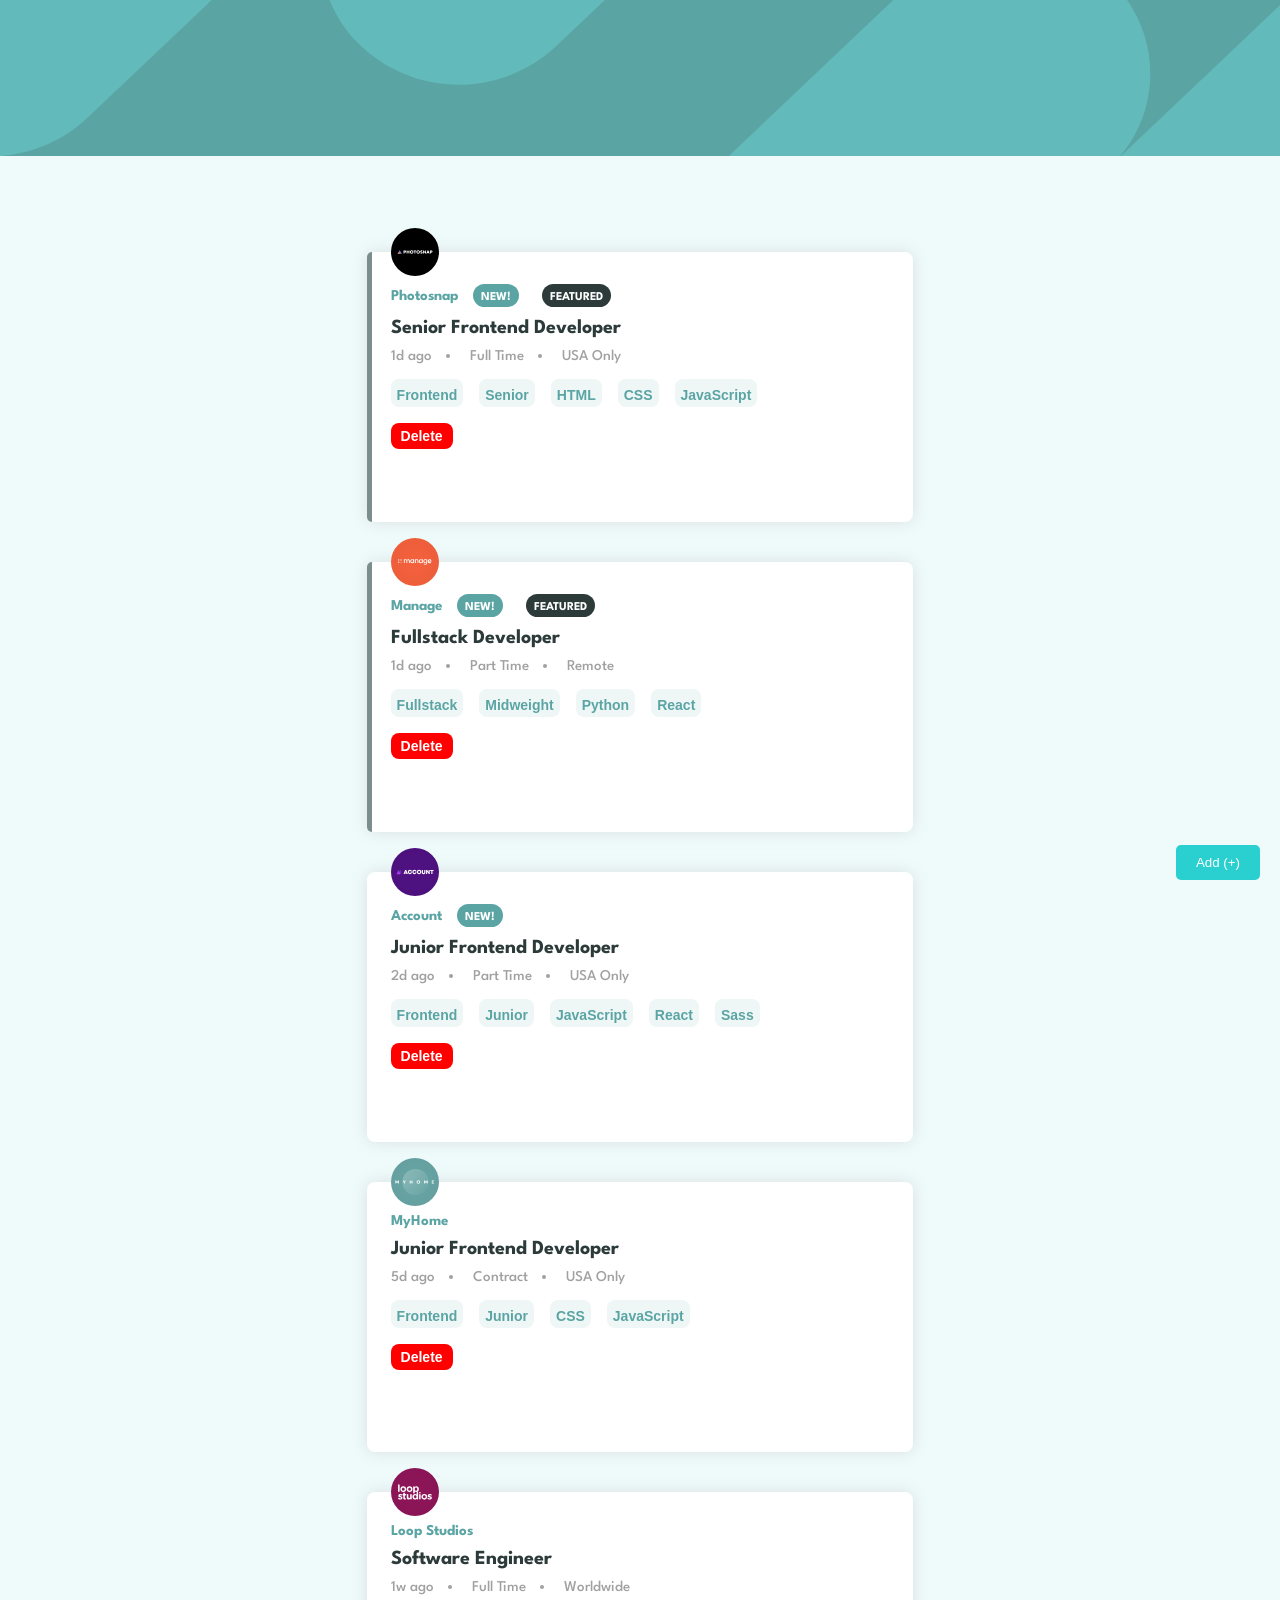
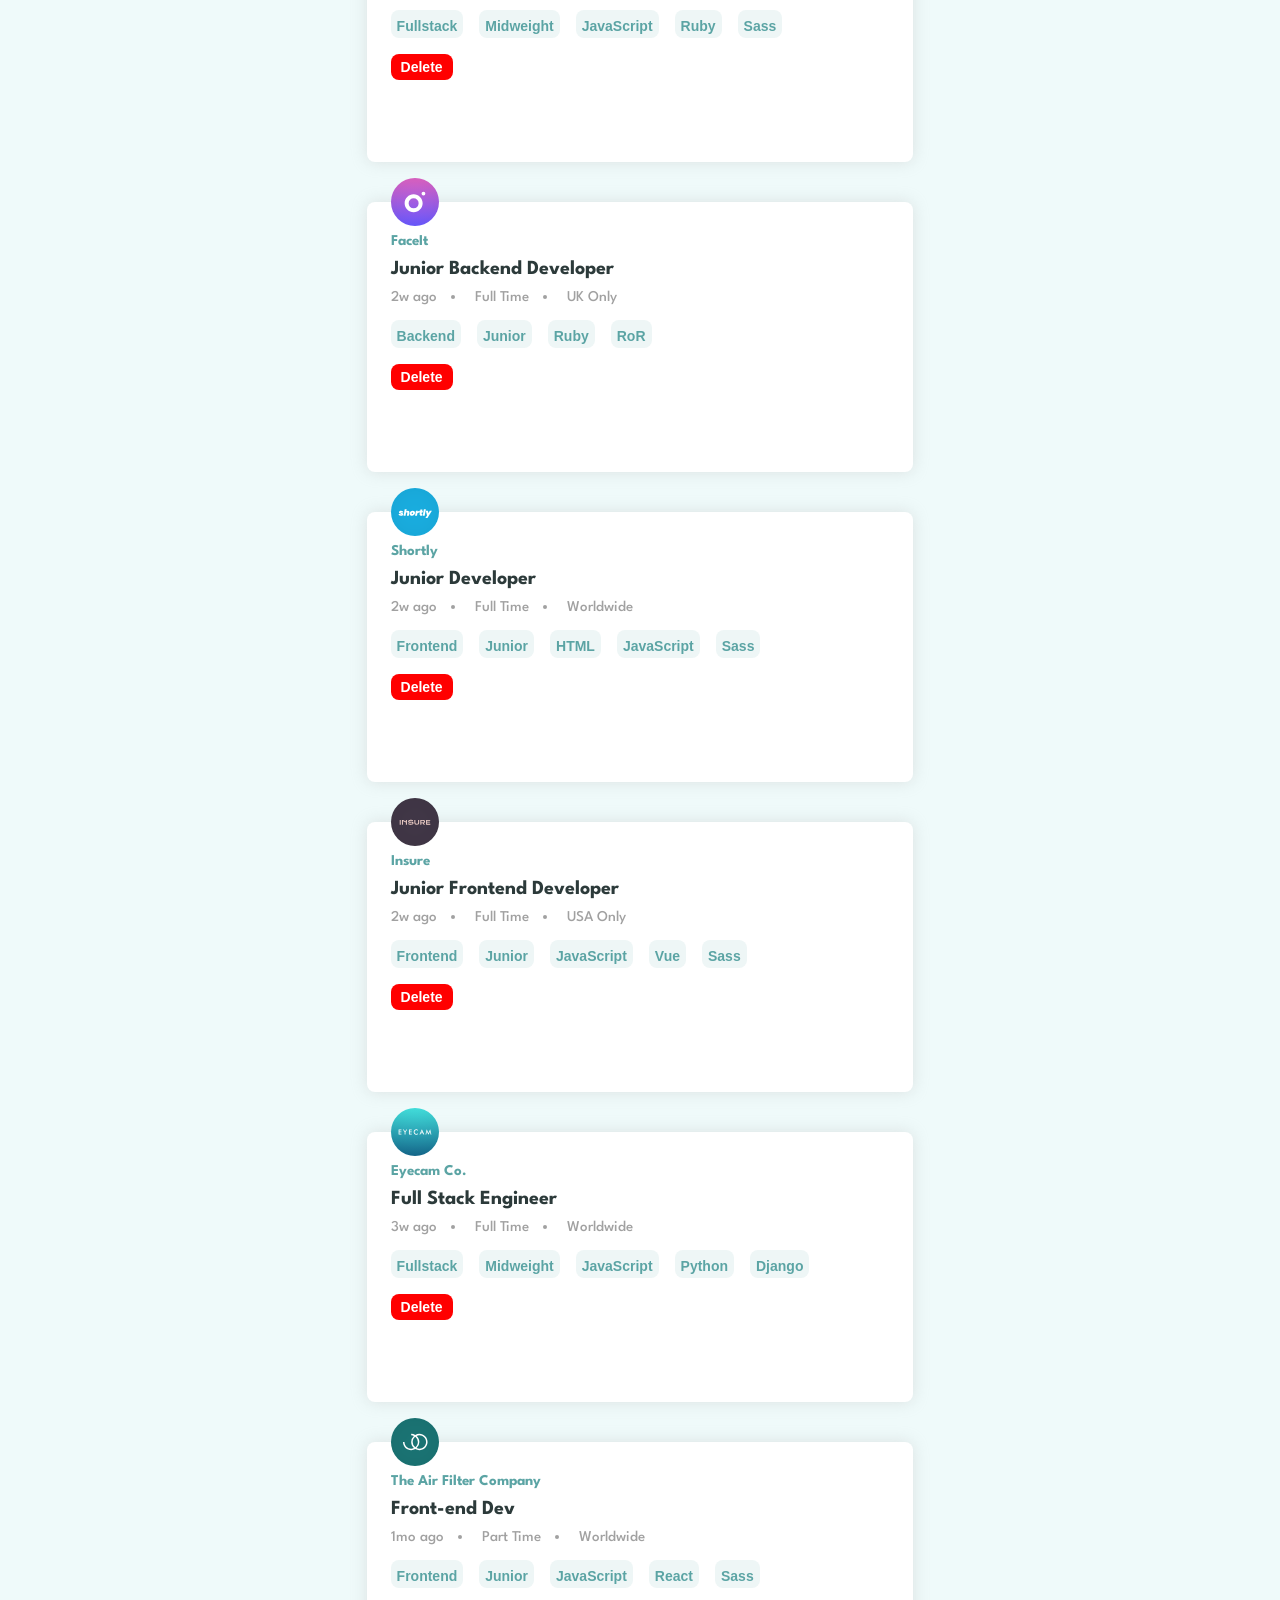
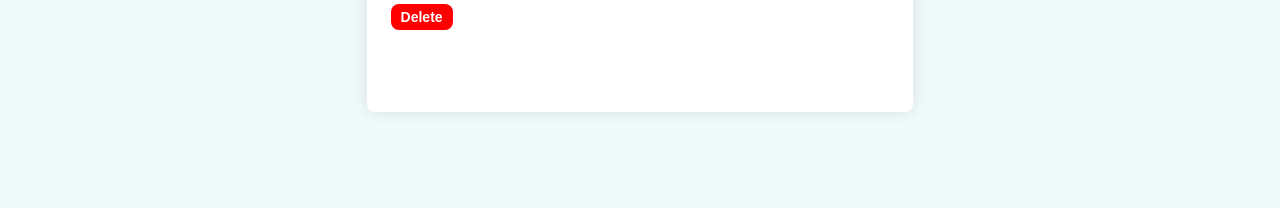
<file: Assignment-1 Starter Code/Assignment-1 Starter Code/index.html>
<!DOCTYPE html>
<html lang="en">

<head>
  <meta charset="UTF-8">
  <meta name="viewport" content="width=device-width, initial-scale=1.0">
  <!-- displays site properly based on user's device -->

  <link rel="icon" type="image/png" sizes="32x32" href="./images/favicon-32x32.png">

  <!-- Link for the font -->
  <link rel="preconnect" href="https://fonts.gstatic.com">
  <link href="https://fonts.googleapis.com/css2?family=Spartan:wght@500;700&display=swap" rel="stylesheet">

  <!-- Link for the css -->
  <link rel="stylesheet" type="text/css" href="style.css">

  <title>Frontend Mentor | Job Listings</title>

  <!-- Feel free to remove these styles or customise in your own stylesheet 👍 -->
  <style>
    .attribution {
      font-size: 11px;
      text-align: center;
    }

    .attribution a {
      color: hsl(228, 45%, 44%);
    }

     /* Positioning for the "Add (+)" button */
     #openPopup {
      position: fixed;
      bottom: 20px;
      right: 20px;
      background-color: hsl(180, 66%, 49%);
      color: white;
      padding: 10px 20px;
      border: none;
      border-radius: 5px;
      cursor: pointer;
    }
  </style>
</head>

<body>
  <header></header>
  <div class="current-stack flex flex--a-center d-none">
    <a href="#" class="clear-btn">Clear</a>
  </div>
  <div class="container flex flex--column flex--j-start flex--a-center">
    
  </div>
 
  <script src="https://code.jquery.com/jquery-3.6.0.min.js"></script>
  <script type="text/javascript" src="data.json"></script>
  <script type="text/javascript" src="script.js"></script>

  <button id="openPopup">Add (+)</button>

  <div id="popupContainer"></div>
  <div id="jobListings"></div>
 
</body>



</html>
</file>
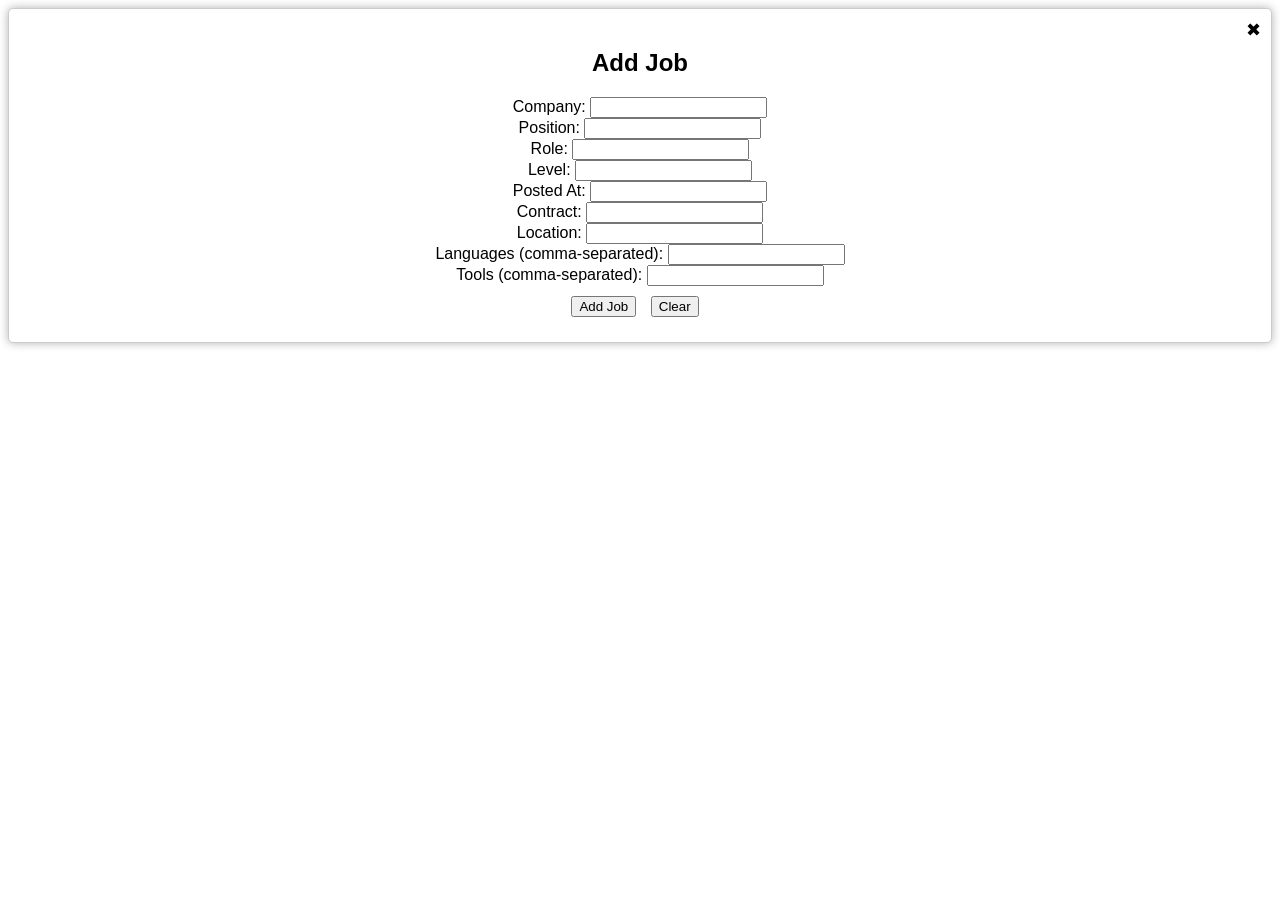
<file: Assignment-1 Starter Code/Assignment-1 Starter Code/popupAdd.html>
<!DOCTYPE html>
<html lang="en">
<head>
    <meta charset="UTF-8">
    <meta name="viewport" content="width=device-width, initial-scale=1.0">
    <title>Add Job</title>
    <!-- Include jQuery library -->
    <script src="https://code.jquery.com/jquery-3.6.0.min.js"></script>
    <style>
        /* CSS styles for the popup */
        body {
            font-family: Arial, sans-serif;
            text-align: center;
        }

        .popup-content {
            background-color: #fff;
            padding: 20px;
            border: 1px solid #ccc;
            border-radius: 5px;
            box-shadow: 0 0 10px rgba(0, 0, 0, 0.3);
            position: relative;
        }

        .close-button {
            position: absolute;
            top: 10px;
            right: 10px;
            cursor: pointer;
            font-size: 18px;
        }

        /* Style for the buttons */
        #button-container {
            text-align: center;
            margin-top: 10px;
        }

        #addJobButton,
        #clearButton {
            margin-right: 10px;
        }

        /* Style for side-by-side checkboxes */
        .checkbox-group {
            display: flex;
            align-items: center;
            gap: 10px;
            margin-bottom: 10px;
        }

        .error-message {
            color: red;
            font-size: 14px;
            margin-top: 5px;
        }
    </style>
</head>
<body>
    <div class="popup-content">
        <!-- Close button for the popup -->
        <span class="close-button" onclick="closePopup()">&#10006;</span>
        <h2>Add Job</h2>
        <form id="jobForm">
            <!-- Input fields for job information -->
            <label for="company">Company:</label>
            <input type="text" id="company" name="company" required><br>

            <label for="position">Position:</label>
            <input type="text" id="position" name="position" required><br>

            <label for="role">Role:</label>
            <input type="text" id="role" name="role" required><br>

            <label for="level">Level:</label>
            <input type="text" id="level" name="level" required><br>

            <label for="postedAt">Posted At:</label>
            <input type="text" id="postedAt" name="postedAt" required><br>

            <label for="contract">Contract:</label>
            <input type="text" id="contract" name="contract" required><br>

            <label for="location">Location:</label>
            <input type="text" id="location" name="location" required><br>

            <label for="languages">Languages (comma-separated):</label>
            <input type="text" id="languages" name="languages" required><br>

            <label for="tools">Tools (comma-separated):</label>
            <input type="text" id="tools" name="tools" required><br>

            <div id="button-container">
                <!-- Buttons for adding a job and clearing the form -->
                <button id="addJobButton" type="button">Add Job</button>
                <button id="clearButton" type="button">Clear</button>
            </div>
            <div id="error-message" class="error-message"></div>
        </form>
    </div>

    <script>
        // Function to close the popup
        function closePopup() {
            // Remove the iframe from the parent window
            window.parent.document.getElementById("popupContainer").innerHTML = "";
        }

        // Function to clear the form fields
        $("#clearButton").click(function () {
            $("#jobForm")[0].reset();
            $("#error-message").text("");
        });

        // Function to handle adding a job
        $("#addJobButton").click(function () {
            // Retrieve values from input fields
            const company = $("#company").val();
            const position = $("#position").val();
            const role = $("#role").val();
            const level = $("#level").val();
            const postedAt = $("#postedAt").val();
            const contract = $("#contract").val();
            const location = $("#location").val();
            const languages = $("#languages").val().split(",");
            const tools = $("#tools").val().split(",");

            // Check if any field is empty
            if (company === "" || position === "" || role === "" || level === "" || postedAt === "" || contract === "" || location === "" || languages === "" || tools === "") {
                $("#error-message").text("All fields are required.");
                return;
            }

            // Create a new job object
            const newJob = {
                "company": company,
                "position": position,
                "role": role,
                "level": level,
                "postedAt": postedAt,
                "contract": contract,
                "location": location,
                "languages": languages,
                "tools": tools,
            };

            // Call a function in the parent window to add the new job
            window.parent.addNewJob(newJob);
            
            // Close the popup
            closePopup();
        });
    </script>
</body>
</html>
</file>
<file: Assignment-1 Starter Code/Assignment-1 Starter Code/style.css>
/* Reset default styles for HTML elements */
html {
  -webkit-box-sizing: border-box;
  box-sizing: border-box;
  font-size: 100%;
}

/* Set base styles for the body element */
body {
  background-color: #7b8e8e;
  font-family: 'Spartan', sans-serif;
  font-weight: 500;
  margin: 0 auto;
  max-width: 1440px;
  padding: 0;
  position: relative;
}

/* Remove text decoration from links */
a {
  text-decoration: none;
}

/* Reset margins for heading and paragraph elements */
h1, h2, h3, h4, p {
  margin: 0;
}

/* Header styles */
header {
  background: #5ba4a4 url("images/bg-header-desktop.svg") no-repeat;
  background-size: cover;
  height: 156px;
}

/* Apply box-sizing to all elements, including pseudo-elements */
*, *::before, *::after {
  -webkit-box-sizing: inherit;
  box-sizing: inherit;
}

/* Add a vertical line on the left side of elements with class 'featured' */
.featured {
  position: relative;
}

.featured::after {
  content: "";
  background-color: #7b8e8e;
  border-radius: 8px 0 0 8px;
  left: 0;
  height: 100%;
  position: absolute;
  top: 0;
  width: 5px;
}

/* Font weight classes */
.f-700 {
  font-weight: 700;
}

/* Font size and color class for links with hover effect */
.f-20 {
  color: #2c3a3a;
  cursor: pointer;
  font-size: 20px;
  transition: color 0.3s ease;
}

.f-20:hover {
  color: #5ba4a4;
}

/* Font size class */
.f-15 {
  font-size: 15px;
}

/* Styling for buttons */
.f-14 {
  background-color: #eef6f6;
  border-radius: 8px;
  border: none;
  color: #5ba4a4;
  cursor: pointer;
  font-size: 14px;
  font-weight: 700;
  padding: 8px 6px 4px;
  transition: color 0.3s ease, background-color 0.3s ease, transform 0.3s ease;
}

.f-14:hover {
  background-color: #5ba4a4;
  color: #FFFFFF;
  transform: scale(1.05);
}

.f-14:focus {
  outline: 3px solid #5ba4a4;
}

/* Text color classes */
.dg-cyan {
  color: #7b8e8e;
}

.dd-cyan {
  color: #5ba4a4;
}

.dd-cyan-bg {
  background-color: #5ba4a4;
}

.vdg-cyan-bg {
  background-color: #2c3a3a;
}

/* Light color class */
.l-dark {
  color: #a1a1a1;
}

/* Styling for navigation links */
.n-links {
  position: relative;
}

.n-links:nth-of-type(1)::before,
.n-links:nth-of-type(2)::before {
  content: "";
  background-color: #a1a1a1;
  border-radius: 4px;
  height: 4px;
  position: absolute;
  right: -18px;
  top: 50%;
  transform: translateY(-50%);
  width: 4px;
}

/* Position class with hover effect */
.position {
  color: #2c3a3a;
  cursor: pointer;
  font-size: 20px;
  font-weight: 700;
  transition: color 0.3s ease;
}

.position:hover {
  color: #7b8e8e;
}

/* Styling for labels 'new' and 'featured-true' */
.new, .featured-true {
  border-radius: 2rem;
  color: #FFFFFF;
  font-size: 12px;
  padding: 8px 8px 4px;
}

.new {
  margin-right: 8px;
}

/* Utility class to hide an element */
.d-none {
  display: none !important;
}

/* Flexbox utility classes */
.flex {
  display: flex;
}

.flex--column {
  flex-direction: column;
}

.flex--j-between {
  justify-content: space-between;
}

.flex--j-even {
  justify-content: space-evenly;
}

.flex--j-start {
  justify-content: flex-start;
}

.flex--j-around {
  justify-content: space-around;
}

.flex--a-center {
  align-items: center;
}

.flex--name-gap {
  gap: 0 24px;
  height: 100%;
}

.flex--new-gap {
  gap: 0 8px;
}

.flex--company-gap {
  gap: 12px 0;
}

.flex--feature-gap {
  gap: 0 15px;
}

.flex--contract-gap {
  gap: 0 38px;
}

.flex--skills-gap {
  gap: 0 1rem;
}

/* Container styles */
.container {
  background-color: #effafa;
  gap: 24px 0;
  min-height: 100vh;
  padding: 76px 164px;
}

/* Block styles */
.block {
  background-color: #FFFFFF;
  border-radius: 8px;
  box-shadow: 0 0 16px rgba(173, 173, 173, 0.3);
  height: 152px;
  overflow: hidden;
  padding: 0 40px;
  width: 100%;
}

/* Styles for current-stack element */
.current-stack {
  background-color: #FFFFFF;
  border-radius: 8px;
  gap: 0 3rem;
  height: 72px;
  left: 164px;
  position: absolute;
  padding: 0 40px;
  transform: translateY(-50%);
  width: calc(100% - 328px);
}

/* Styles for filteredItem with a remove icon */
[data-label="filteredItem"] {
  border-radius: 8px 0 0 8px;
  height: 32px;
  position: relative;
}

[data-label="filteredItem"]::after {
  content: "";
  background: #5ba4a4 url("images/icon-remove.svg") no-repeat center;
  border-radius: 0 8px 8px 0;
  height: 2rem;
  position: absolute;
  top: 0;
  right: 0;
  transform: translateX(100%);
  transition: background-color 0.3s ease;
  width: 2rem;
}

[data-label="filteredItem"]:hover {
  transform: none;
}

[data-label="filteredItem"]:hover::after {
  background-color: #2c3a3a;
}

/* Styling for the clear button */
.clear-btn {
  color: #5ba4a4;
  font-size: 14px;
  font-weight: 700;
  margin-left: auto;
  position: relative;
}

.clear-btn::after {
  content: "";
  background-color: #5ba4a4;
  height: 1px;
  left: 0;
  position: absolute;
  transform-origin: left;
  transform: scaleX(0);
  transition: transform 0.3s;
  top: 110%;
  width: 100%;
}

.clear-btn:hover::after {
  transform: scaleX(1);
}

/* Responsive styles for screens with a maximum width of 1280px */
@media (max-width: 1280px) {
  .website-image {
    height: 48px;
    left: 24px;
    position: absolute;
    top: 0;
    transform: translateY(-50%);
  }
  .current-stack {
    flex-wrap: wrap;
    gap: 1rem 3rem;
    left: 82px;
    height: auto;
    max-height: 150px;
    padding: 20px 40px;
    width: calc(100% - 164px);
  }
  .container {
    flex-wrap: wrap;
    gap: 2.5rem 0;
    justify-content: space-between;
    padding: 6rem 82px;
  }
  .block {
    align-items: flex-start;
    flex-direction: column;
    gap: 1rem 0;
    justify-content: flex-start;
    height: 270px;
    overflow: visible;
    padding: 2rem 24px;
    position: relative;
    width: 49%;
  }
  .flex--name-gap {
    flex-direction: column;
    height: auto;
  }
  .flex--skills-gap {
    flex-wrap: wrap;
    gap: 1rem;
    width: 100%;
  }
}

/* Responsive styles for screens with a maximum width of 900px */
@media (max-width: 900px) {
  .n-links:nth-of-type(1)::before,
  .n-links:nth-of-type(2)::before {
    right: -10px;
  }
  .flex--contract-gap {
    gap: 0 16px;
  }
}

/* Responsive styles for screens with a maximum width of 780px */
@media (max-width: 780px) {
  .flex--name-gap {
    align-items: flex-start;
    width: 100%;
  }
  .flex--company-gap {
    width: 100%;
  }
  .flex--contract-gap {
    position: relative;
  }
  .flex--contract-gap::after {
    content: "";
    background-color: rgba(112, 112, 112, 0.3);
    bottom: -1rem;
    height: 1px;
    position: absolute;
    width: 100%;
  }
  .block {
    gap: 2rem 0;
    width: 100%;
  }
  .container {
    padding: 6rem 1.5rem;
  }
  .current-stack {
    left: 1.5rem;
    padding: 20px 1.5rem;
    width: calc(100% - 3rem);
  }
}

/* Styling for a popup container and popup */
.popup-container {
  position: relative;
  display: inline-block;
}

.popup {
  display: none;
  position: absolute;
  top: -120px;
  left: 0;
  width: 200px;
  background-color: #fff;
  padding: 10px;
  border: 1px solid #ccc;
  border-radius: 5px;
  box-shadow: 0 0 10px rgba(0, 0, 0, 0.3);
  z-index: 1000;
}

/* Styling for the delete button */
.delete-btn {
  background-color: red;
  color: white;
  border: none;
  padding: 5px 10px;
  cursor: pointer;
}
</file>
